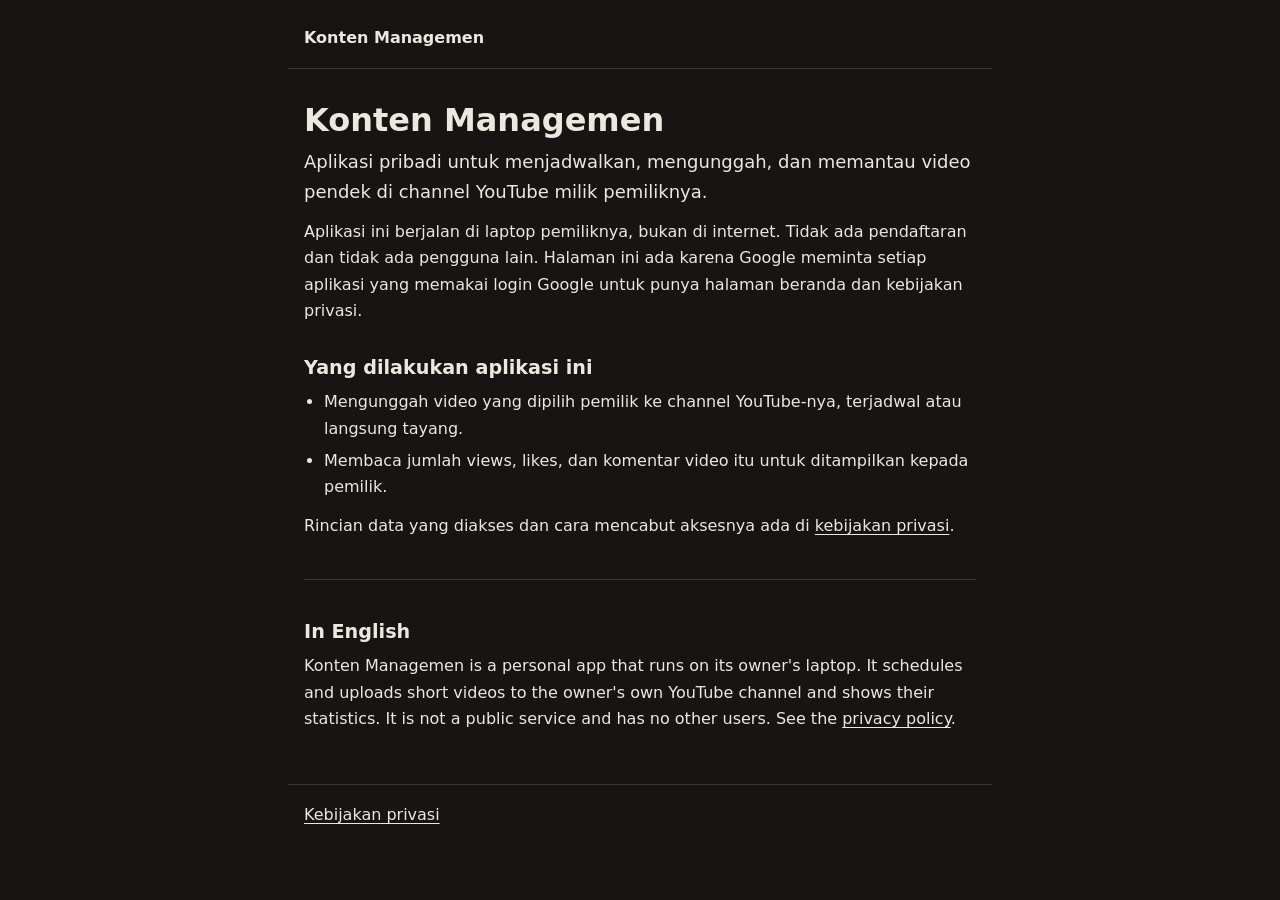
<file: index.html>
<!doctype html>
<html lang="id">
  <head>
    <meta charset="utf-8" />
    <meta name="viewport" content="width=device-width, initial-scale=1" />
    <title>Konten Managemen</title>
    <meta
      name="description"
      content="Aplikasi pribadi untuk menjadwalkan, mengunggah, dan memantau video pendek di channel YouTube milik pemiliknya."
    />
    <link rel="stylesheet" href="style.css" />
  </head>
  <body>
    <a class="skip" href="#isi">Langsung ke isi</a>
    <header class="top">
      <span class="brand">Konten Managemen</span>
    </header>
    <main id="isi">
      <h1>Konten Managemen</h1>
      <p class="lead">
        Aplikasi pribadi untuk menjadwalkan, mengunggah, dan memantau video pendek di channel YouTube milik pemiliknya.
      </p>
      <p>
        Aplikasi ini berjalan di laptop pemiliknya, bukan di internet. Tidak ada pendaftaran dan tidak ada pengguna lain.
        Halaman ini ada karena Google meminta setiap aplikasi yang memakai login Google untuk punya halaman beranda dan
        kebijakan privasi.
      </p>

      <h2>Yang dilakukan aplikasi ini</h2>
      <ul>
        <li>Mengunggah video yang dipilih pemilik ke channel YouTube-nya, terjadwal atau langsung tayang.</li>
        <li>Membaca jumlah views, likes, dan komentar video itu untuk ditampilkan kepada pemilik.</li>
      </ul>
      <p>
        Rincian data yang diakses dan cara mencabut aksesnya ada di <a href="privacy.html">kebijakan privasi</a>.
      </p>

      <section class="english" lang="en" aria-labelledby="english">
        <h2 id="english">In English</h2>
        <p>
          Konten Managemen is a personal app that runs on its owner's laptop. It schedules and uploads short videos to the
          owner's own YouTube channel and shows their statistics. It is not a public service and has no other users. See
          the <a href="privacy.html">privacy policy</a>.
        </p>
      </section>
    </main>
    <footer class="bottom">
      <a href="privacy.html">Kebijakan privasi</a>
    </footer>
  </body>
</html>
</file>
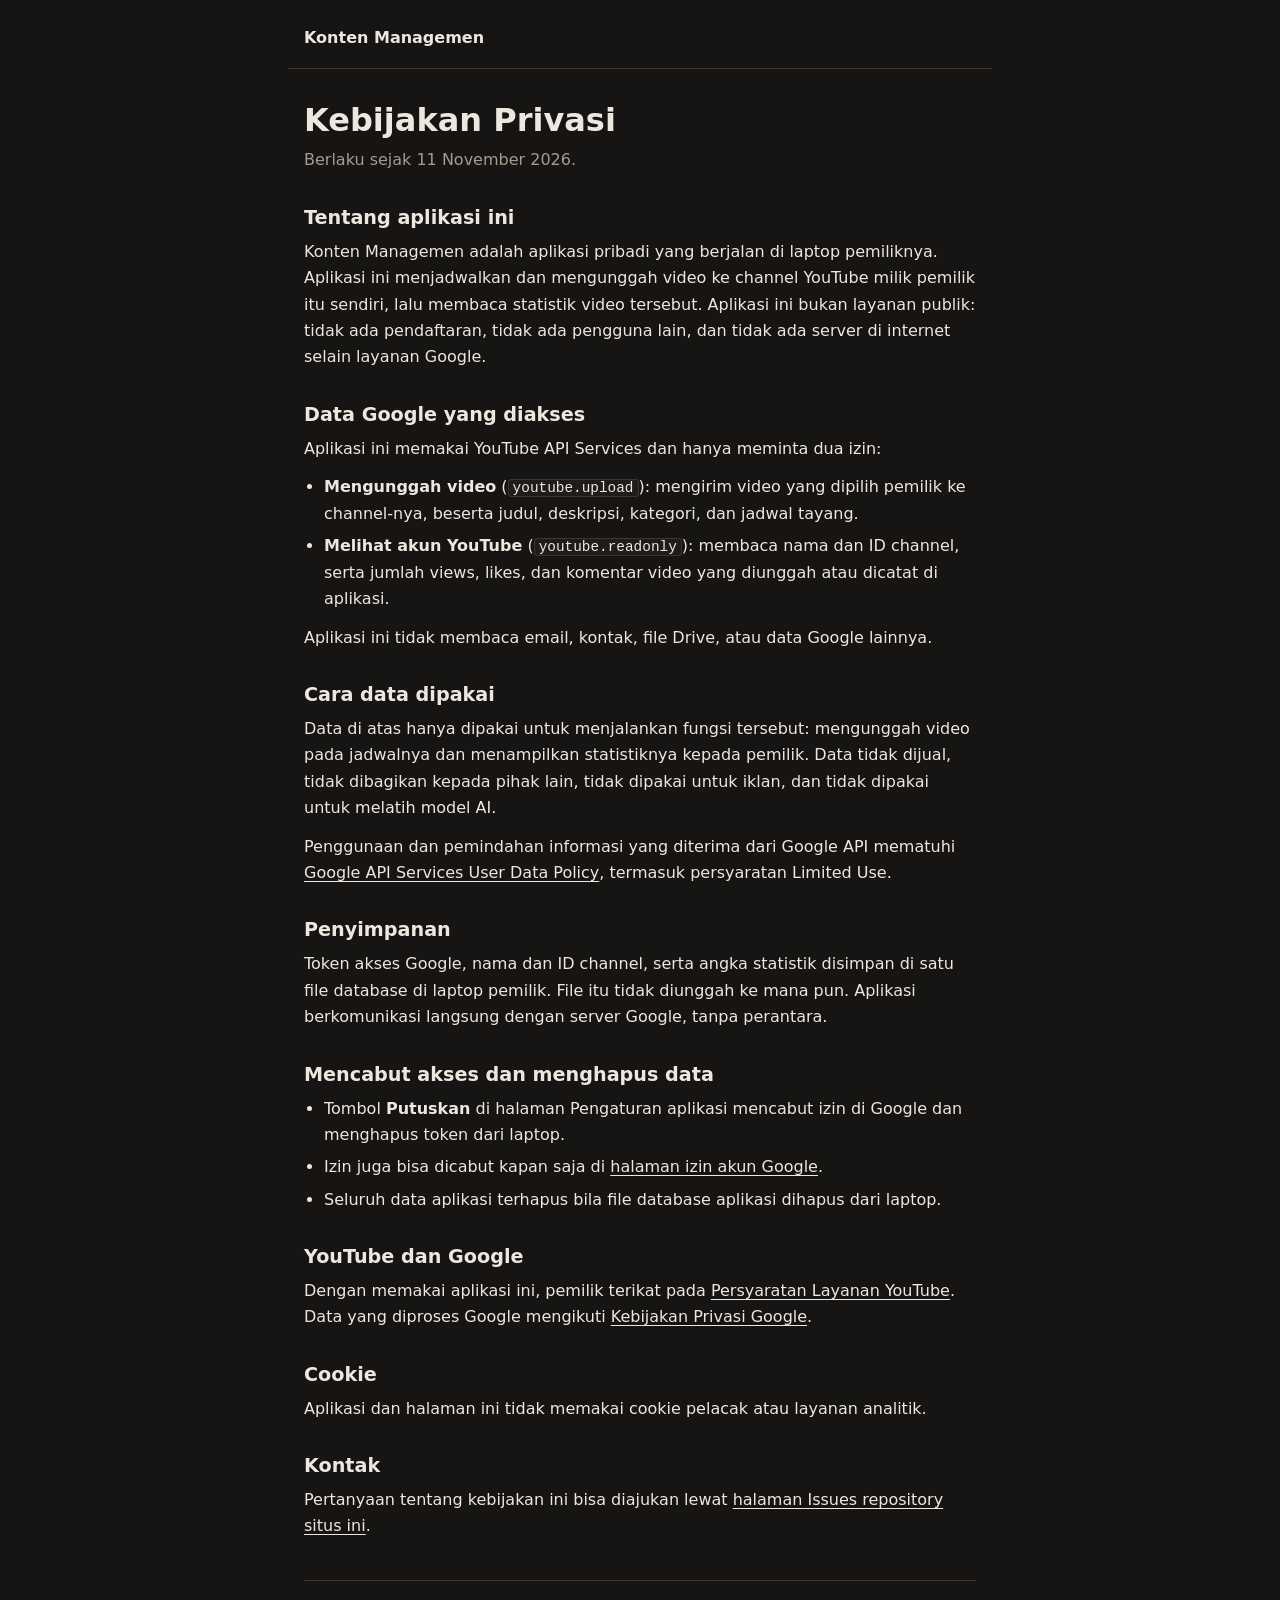
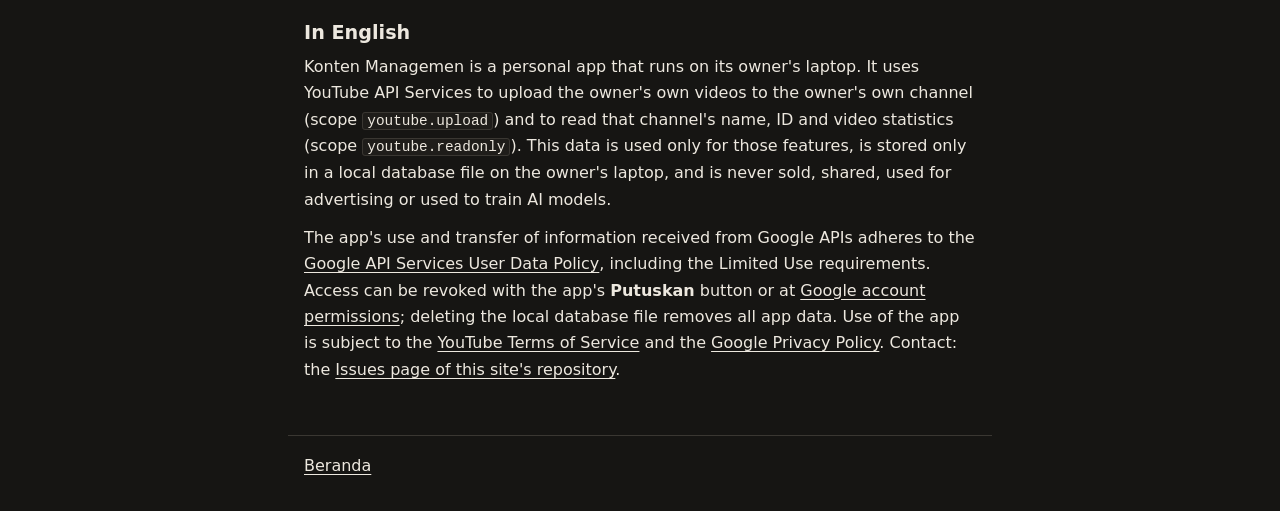
<file: privacy.html>
<!doctype html>
<html lang="id">
  <head>
    <meta charset="utf-8" />
    <meta name="viewport" content="width=device-width, initial-scale=1" />
    <title>Kebijakan Privasi Konten Managemen</title>
    <meta
      name="description"
      content="Kebijakan privasi Konten Managemen: data YouTube yang diakses, cara dipakai dan disimpan, serta cara mencabut aksesnya."
    />
    <link rel="stylesheet" href="style.css" />
  </head>
  <body>
    <a class="skip" href="#isi">Langsung ke isi</a>
    <header class="top">
      <a class="brand" href="./">Konten Managemen</a>
    </header>
    <main id="isi">
      <h1>Kebijakan Privasi</h1>
      <p class="meta">Berlaku sejak 11 November 2026.</p>

      <section aria-labelledby="tentang">
        <h2 id="tentang">Tentang aplikasi ini</h2>
        <p>
          Konten Managemen adalah aplikasi pribadi yang berjalan di laptop pemiliknya. Aplikasi ini menjadwalkan dan
          mengunggah video ke channel YouTube milik pemilik itu sendiri, lalu membaca statistik video tersebut. Aplikasi
          ini bukan layanan publik: tidak ada pendaftaran, tidak ada pengguna lain, dan tidak ada server di internet
          selain layanan Google.
        </p>
      </section>

      <section aria-labelledby="data">
        <h2 id="data">Data Google yang diakses</h2>
        <p>Aplikasi ini memakai YouTube API Services dan hanya meminta dua izin:</p>
        <ul>
          <li>
            <strong>Mengunggah video</strong> (<code>youtube.upload</code>): mengirim video yang dipilih pemilik ke
            channel-nya, beserta judul, deskripsi, kategori, dan jadwal tayang.
          </li>
          <li>
            <strong>Melihat akun YouTube</strong> (<code>youtube.readonly</code>): membaca nama dan ID channel, serta
            jumlah views, likes, dan komentar video yang diunggah atau dicatat di aplikasi.
          </li>
        </ul>
        <p>Aplikasi ini tidak membaca email, kontak, file Drive, atau data Google lainnya.</p>
      </section>

      <section aria-labelledby="pakai">
        <h2 id="pakai">Cara data dipakai</h2>
        <p>
          Data di atas hanya dipakai untuk menjalankan fungsi tersebut: mengunggah video pada jadwalnya dan menampilkan
          statistiknya kepada pemilik. Data tidak dijual, tidak dibagikan kepada pihak lain, tidak dipakai untuk iklan,
          dan tidak dipakai untuk melatih model AI.
        </p>
        <p>
          Penggunaan dan pemindahan informasi yang diterima dari Google API mematuhi
          <a href="https://developers.google.com/terms/api-services-user-data-policy">Google API Services User Data Policy</a>,
          termasuk persyaratan Limited Use.
        </p>
      </section>

      <section aria-labelledby="simpan">
        <h2 id="simpan">Penyimpanan</h2>
        <p>
          Token akses Google, nama dan ID channel, serta angka statistik disimpan di satu file database di laptop
          pemilik. File itu tidak diunggah ke mana pun. Aplikasi berkomunikasi langsung dengan server Google, tanpa
          perantara.
        </p>
      </section>

      <section aria-labelledby="cabut">
        <h2 id="cabut">Mencabut akses dan menghapus data</h2>
        <ul>
          <li>
            Tombol <strong>Putuskan</strong> di halaman Pengaturan aplikasi mencabut izin di Google dan menghapus token
            dari laptop.
          </li>
          <li>
            Izin juga bisa dicabut kapan saja di
            <a href="https://myaccount.google.com/permissions">halaman izin akun Google</a>.
          </li>
          <li>Seluruh data aplikasi terhapus bila file database aplikasi dihapus dari laptop.</li>
        </ul>
      </section>

      <section aria-labelledby="youtube">
        <h2 id="youtube">YouTube dan Google</h2>
        <p>
          Dengan memakai aplikasi ini, pemilik terikat pada
          <a href="https://www.youtube.com/t/terms">Persyaratan Layanan YouTube</a>. Data yang diproses Google mengikuti
          <a href="https://policies.google.com/privacy">Kebijakan Privasi Google</a>.
        </p>
      </section>

      <section aria-labelledby="cookie">
        <h2 id="cookie">Cookie</h2>
        <p>Aplikasi dan halaman ini tidak memakai cookie pelacak atau layanan analitik.</p>
      </section>

      <section aria-labelledby="kontak">
        <h2 id="kontak">Kontak</h2>
        <p>
          Pertanyaan tentang kebijakan ini bisa diajukan lewat
          <a href="https://github.com/Faajar/faajar.github.io/issues">halaman Issues repository situs ini</a>.
        </p>
      </section>

      <section class="english" lang="en" aria-labelledby="english">
        <h2 id="english">In English</h2>
        <p>
          Konten Managemen is a personal app that runs on its owner's laptop. It uses YouTube API Services to upload the
          owner's own videos to the owner's own channel (scope <code>youtube.upload</code>) and to read that channel's
          name, ID and video statistics (scope <code>youtube.readonly</code>). This data is used only for those
          features, is stored only in a local database file on the owner's laptop, and is never sold, shared, used for
          advertising or used to train AI models.
        </p>
        <p>
          The app's use and transfer of information received from Google APIs adheres to the
          <a href="https://developers.google.com/terms/api-services-user-data-policy">Google API Services User Data Policy</a>,
          including the Limited Use requirements. Access can be revoked with the app's <strong>Putuskan</strong> button
          or at <a href="https://myaccount.google.com/permissions">Google account permissions</a>; deleting the local
          database file removes all app data. Use of the app is subject to the
          <a href="https://www.youtube.com/t/terms">YouTube Terms of Service</a> and the
          <a href="https://policies.google.com/privacy">Google Privacy Policy</a>. Contact: the
          <a href="https://github.com/Faajar/faajar.github.io/issues">Issues page of this site's repository</a>.
        </p>
      </section>
    </main>
    <footer class="bottom">
      <a href="./">Beranda</a>
    </footer>
  </body>
</html>
</file>
<file: style.css>
/* Halaman publik Konten Managemen: warna Studio gelap yang sama dengan app (docs/DESIGN.md). */
:root {
  color-scheme: dark;
  --base: #161513;
  --panel: #1f1d1a;
  --line: #3a3732;
  --ink: #ede8df;
  --muted: #a39c90;
  --signal: #e8b03a;
}

* {
  box-sizing: border-box;
}

body {
  margin: 0;
  background: var(--base);
  color: var(--ink);
  font-family: 'IBM Plex Sans', system-ui, -apple-system, 'Segoe UI', sans-serif;
  font-size: 1rem;
  line-height: 1.65;
}

.skip {
  position: absolute;
  left: -9999px;
  top: 16px;
}

.skip:focus {
  left: 16px;
  z-index: 1;
  display: inline-flex;
  min-height: 44px;
  align-items: center;
  padding: 0 12px;
  background: var(--panel);
  border-radius: 6px;
}

.top,
main,
.bottom {
  max-width: 44rem;
  margin: 0 auto;
  padding-left: 16px;
  padding-right: 16px;
}

.top {
  padding-top: 16px;
  padding-bottom: 8px;
  border-bottom: 1px solid var(--line);
}

.brand {
  display: inline-flex;
  min-height: 44px;
  align-items: center;
  font-weight: 600;
  color: var(--ink);
  text-decoration: none;
}

main {
  padding-top: 32px;
  padding-bottom: 40px;
}

h1 {
  font-size: 2rem;
  line-height: 1.2;
  margin: 0 0 8px;
}

h2 {
  font-size: 1.2rem;
  line-height: 1.3;
  margin: 32px 0 8px;
}

p {
  margin: 0 0 12px;
}

.meta {
  color: var(--muted);
}

.lead {
  font-size: 1.125rem;
}

a {
  color: var(--ink);
  text-decoration: underline;
  text-underline-offset: 3px;
}

a:hover {
  text-decoration-thickness: 2px;
}

:focus-visible {
  outline: 2px solid var(--signal);
  outline-offset: 2px;
}

code {
  font-family: 'IBM Plex Mono', ui-monospace, 'Cascadia Mono', Consolas, monospace;
  font-size: 0.9em;
  background: var(--panel);
  border: 1px solid var(--line);
  border-radius: 3px;
  padding: 0 4px;
  overflow-wrap: anywhere;
}

ul {
  margin: 0 0 12px;
  padding-left: 1.25rem;
}

li + li {
  margin-top: 6px;
}

.english {
  margin-top: 40px;
  padding-top: 8px;
  border-top: 1px solid var(--line);
}

.bottom {
  padding-top: 8px;
  padding-bottom: 24px;
  border-top: 1px solid var(--line);
  color: var(--muted);
}

.bottom a {
  display: inline-flex;
  min-height: 44px;
  align-items: center;
}
</file>
